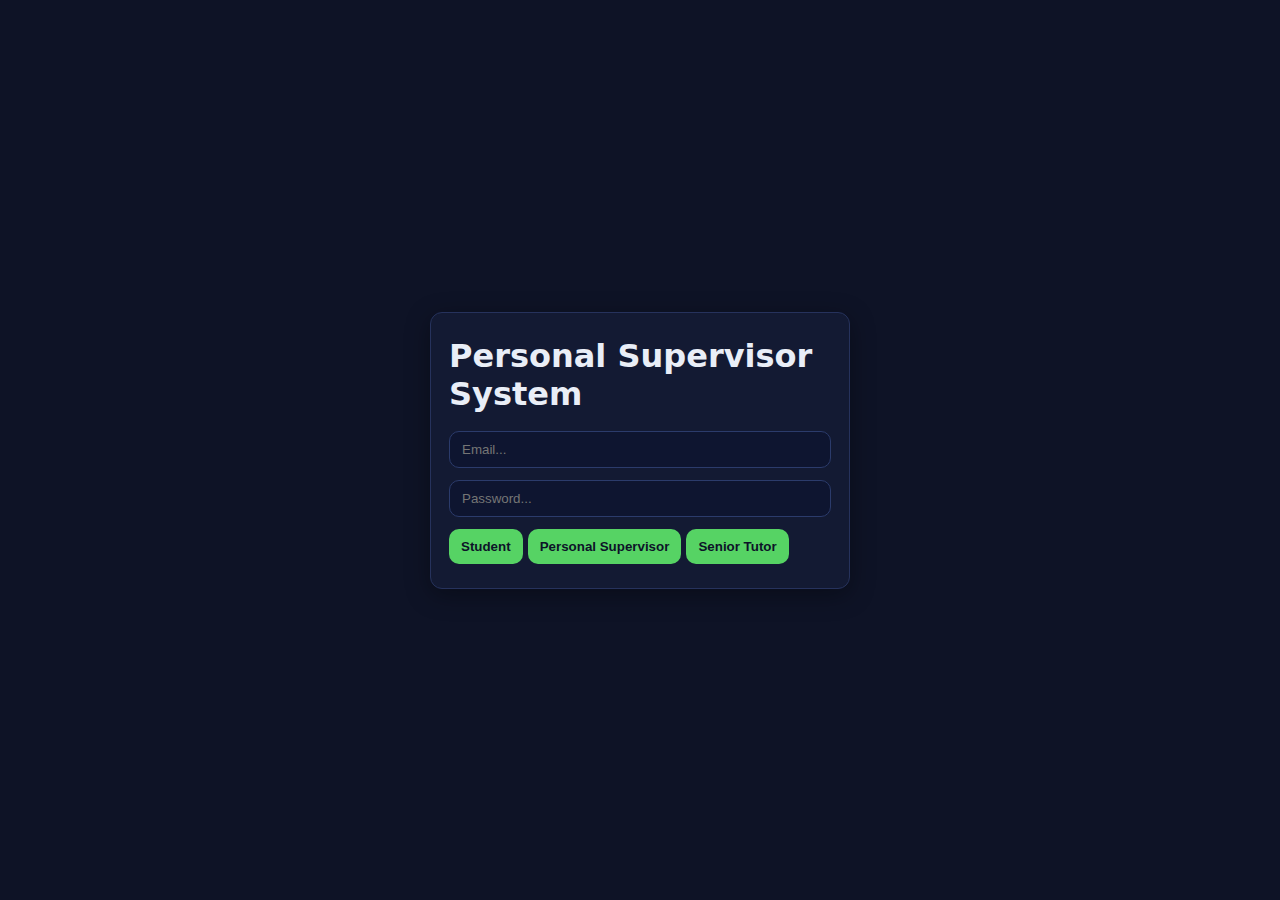
<file: index.html>
<!DOCTYPE html>
<html lang="en">
<head>
  <meta charset="UTF-8" />
  <meta name="viewport" content="width=device-width, initial-scale=1.0" />
  <title>Personal Supervisor System – Login</title>
  <link rel="stylesheet" href="styles.css" />
</head>
<body>
  <div class="phone-wrapper">
    <div class="login-container">
      <h1>Personal Supervisor System</h1>
      <form class="loginForm" onsubmit="return false;">
        <input type="text" placeholder="Email..." class="login-inputs" />
        <input type="password" placeholder="Password..." class="login-inputs" />
        <button type="button" class="login-buttons" onclick="location.href='Student.html'">Student</button>
        <button type="button" class="login-buttons" onclick="location.href='PS.html'">Personal Supervisor</button>
        <button type="button" class="login-buttons" onclick="location.href='ST.html'">Senior Tutor</button>
      </form>
    </div>
  </div>
</body>
</html>
</file>
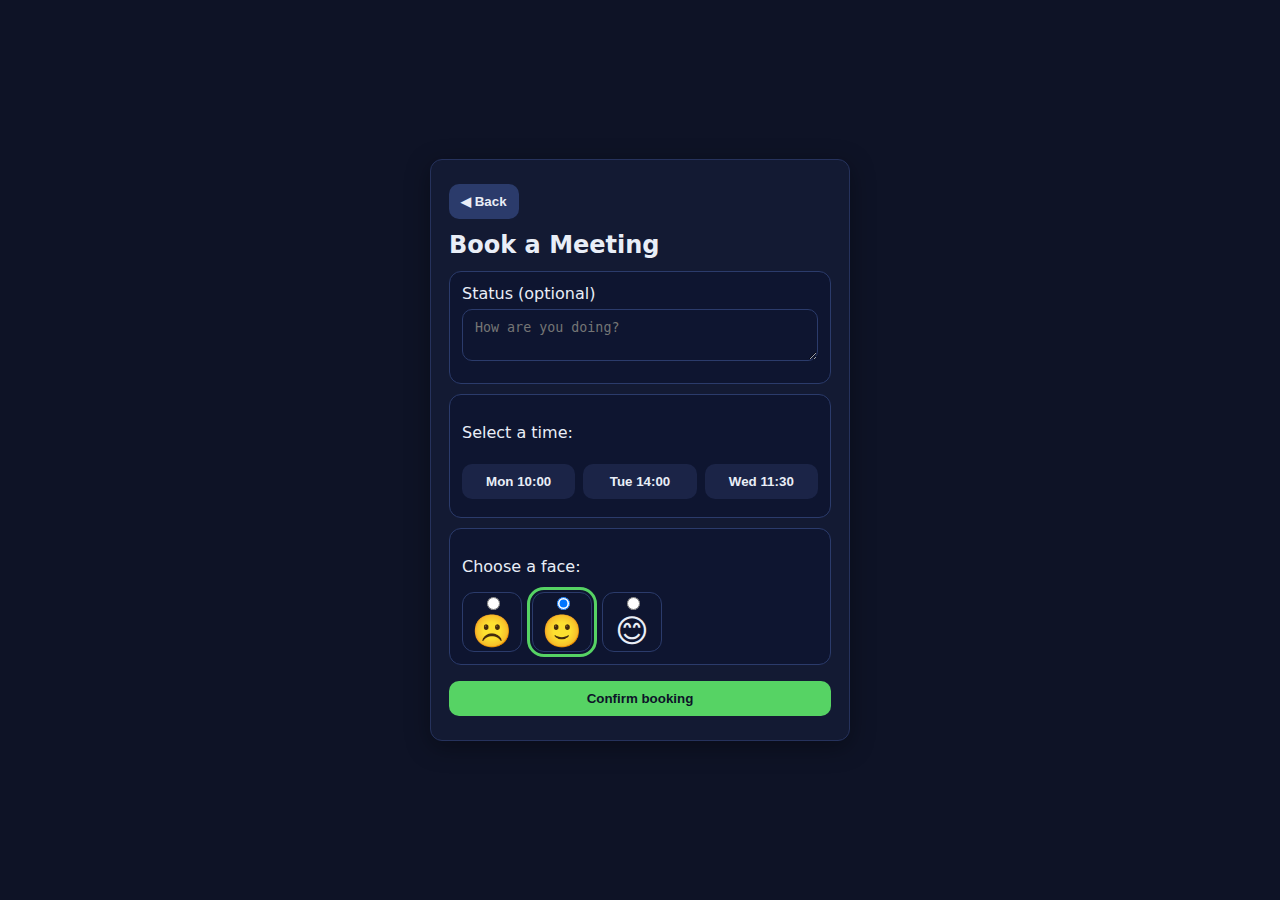
<file: Book.html>
<!DOCTYPE html>
<html lang="en">
<head>
  <meta charset="UTF-8" />
  <meta name="viewport" content="width=device-width, initial-scale=1.0" />
  <title>Student – Book Meeting</title>
  <link rel="stylesheet" href="styles.css" />
</head>
<body>
  <div class="phone-wrapper">
    <div class="page">
      <div class="topbar">
        <button class="back" onclick="location.href='Student.html'">◀ Back</button>
        <h2>Book a Meeting</h2>
      </div>

      <div class="card">
        <label for="status">Status (optional)</label>
        <textarea id="status" class="input" placeholder="How are you doing?"></textarea>
      </div>

      <div class="card">
        <p>Select a time:</p>
        <div class="slot-list">
          <button class="slot">Mon 10:00</button>
          <button class="slot">Tue 14:00</button>
          <button class="slot">Wed 11:30</button>
        </div>
      </div>

      <div class="card">
        <p>Choose a face:</p>
        <div class="faces">
          <label class="face radio"><input type="radio" name="feel" />☹️</label>
          <label class="face radio"><input type="radio" name="feel" checked />🙂</label>
          <label class="face radio"><input type="radio" name="feel" />😊</label>
        </div>

      </div>

      <button class="primary" onclick="location.href='Student.html'">Confirm booking</button>
    </div>
  </div>
</body>
</html>
</file>
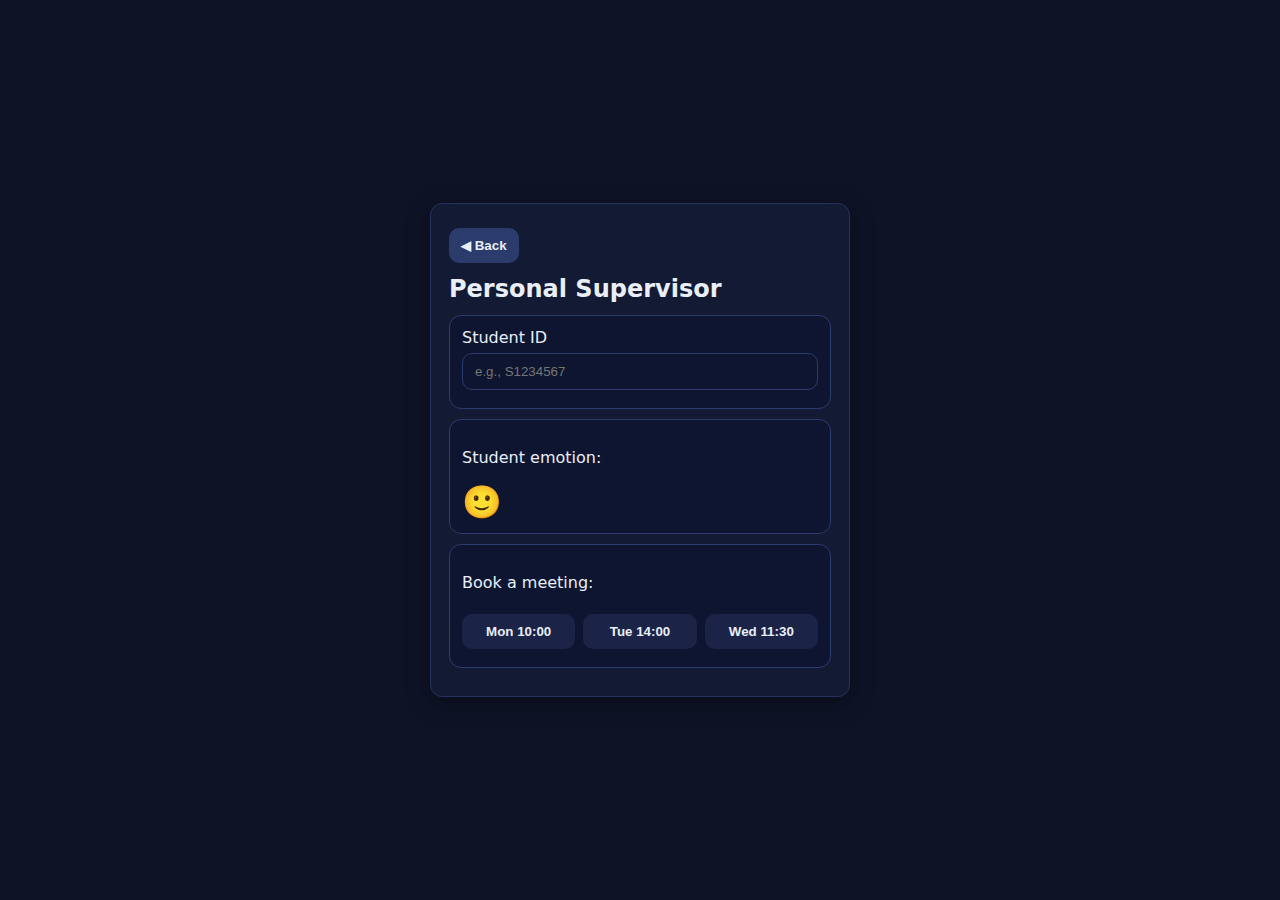
<file: PS.html>
<!DOCTYPE html>
<html lang="en">
<head>
  <meta charset="UTF-8" />
  <meta name="viewport" content="width=device-width, initial-scale=1.0" />
  <title>Personal Supervisor</title>
  <link rel="stylesheet" href="styles.css" />
</head>
<body>
  <div class="phone-wrapper">
    <div class="page">
      <div class="topbar">
        <button class="back" onclick="location.href='index.html'">◀ Back</button>
        <h2>Personal Supervisor</h2>
      </div>

      <div class="card">
        <label for="sid">Student ID</label>
        <input id="sid" class="input" placeholder="e.g., S1234567" />
      </div>

      <div class="card">
        <p>Student emotion:</p>
        <div class="face">🙂</div>
      </div>

      <div class="card">
        <p>Book a meeting:</p>
        <div class="slot-list">
          <button class="slot">Mon 10:00</button>
          <button class="slot">Tue 14:00</button>
          <button class="slot">Wed 11:30</button>
        </div>
      </div>
    </div>
  </div>
</body>
</html>
</file>
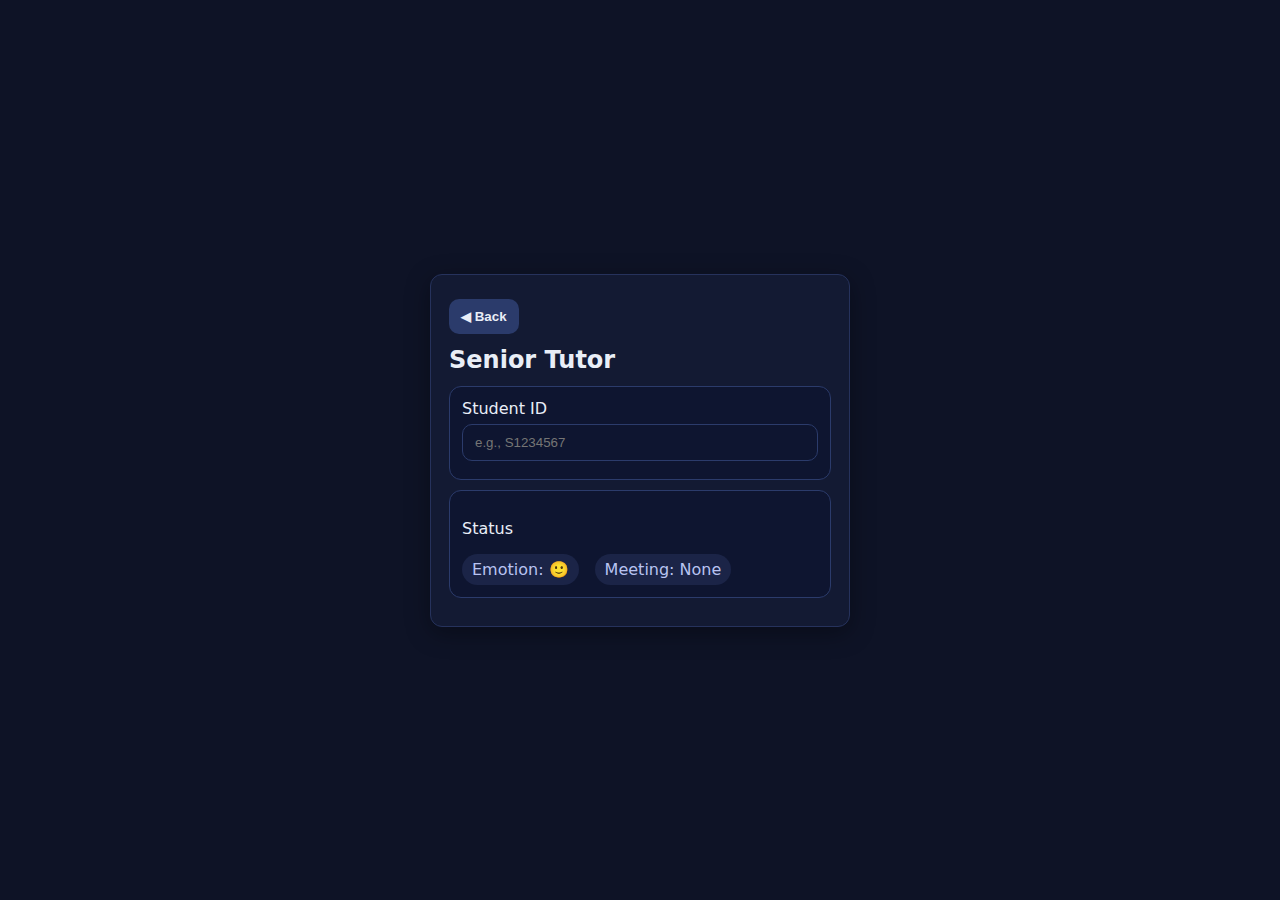
<file: ST.html>
<!DOCTYPE html>
<html lang="en">
<head>
  <meta charset="UTF-8" />
  <meta name="viewport" content="width=device-width, initial-scale=1.0" />
  <title>Senior Tutor</title>
  <link rel="stylesheet" href="styles.css" />
</head>
<body>
  <div class="phone-wrapper">
    <div class="page">
      <div class="topbar">
        <button class="back" onclick="location.href='index.html'">◀ Back</button>
        <h2>Senior Tutor</h2>
      </div>

      <div class="card">
        <label for="stid">Student ID</label>
        <input id="stid" class="input" placeholder="e.g., S1234567" />
      </div>

      <div class="card">
        <p>Status</p>
        <div class="row">
          <div class="tag">Emotion: 🙂</div>
          <div class="tag">Meeting: None</div>
        </div>
      </div>
    </div>
  </div>
</body>
</html>
</file>
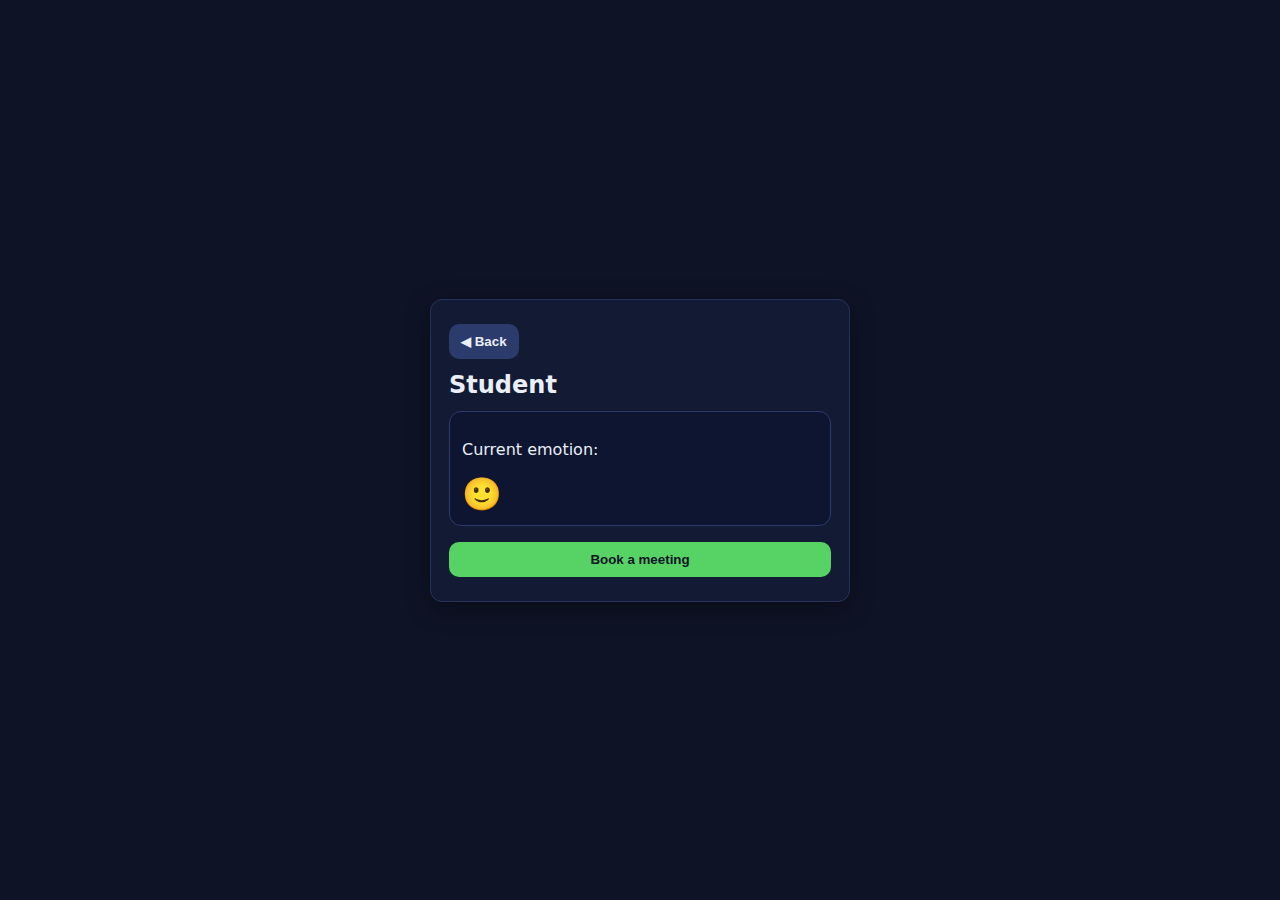
<file: Student.html>
<!DOCTYPE html>
<html lang="en">
<head>
  <meta charset="UTF-8" />
  <meta name="viewport" content="width=device-width, initial-scale=1.0" />
  <title>Student – Home</title>
  <link rel="stylesheet" href="styles.css" />
</head>
<body>
  <div class="phone-wrapper">
    <div class="page">
      <div class="topbar">
        <button class="back" onclick="location.href='index.html'">◀ Back</button>
        <h2>Student</h2>
      </div>

      <div class="card">
        <p>Current emotion:</p>
        <div class="face">🙂</div>
      </div>

      <button class="primary" onclick="location.href='Book.html'">Book a meeting</button>
    </div>
  </div>
</body>
</html>
</file>
<file: styles.css>
/* Simple mobile style creation */
*{box-sizing:border-box} body{margin:0;font-family:system-ui,Segoe UI,Arial,sans-serif;background:#0e1326;color:#e9eef7}
.phone-wrapper{min-height:100vh;display:grid;place-items:center;padding:16px}
.login-container,.page{width:100%;max-width:420px;background:#131a33;border:1px solid #26325c;border-radius:12px;padding:18px;box-shadow:0 6px 24px rgba(0,0,0,.35)}
h1,h2{margin:6px 0 12px}
.login-inputs,.input,textarea{width:100%;background:#0e1530;border:1px solid #2b3b6b;color:#e9eef7;border-radius:10px;padding:10px 12px;margin:6px 0}
.login-buttons,.primary,.back,.slot{appearance:none;border:none;border-radius:10px;padding:10px 12px;margin:6px 0;cursor:pointer;color:#0d1328;background:#56d364;font-weight:700}
.back{background:#2b3b6b;color:#e9eef7}
.primary{width:100%}
.card{background:#0e1530;border:1px solid #2b3b6b;border-radius:12px;padding:12px;margin:10px 0}
.face{font-size:32px}
.slot-list{display:grid;grid-template-columns:repeat(3, 1fr);gap:8px}
.slot{background:#1b2447;color:#e9eef7}
.tag{display:inline-block;background:#1b2447;color:#b8c3f1;border-radius:999px;padding:6px 10px;margin-right:8px}
.row{display:flex;gap:8px;align-items:center}
.faces{display:flex;gap:10px}
.radio{display:grid;place-items:center;width:60px;height:60px;border:1px solid #2b3b6b;border-radius:12px}
    .radio:has(input:checked) {
        outline: 3px solid #56d364; /*The colour*/
        outline-offset: 2px;
    }
</file>
